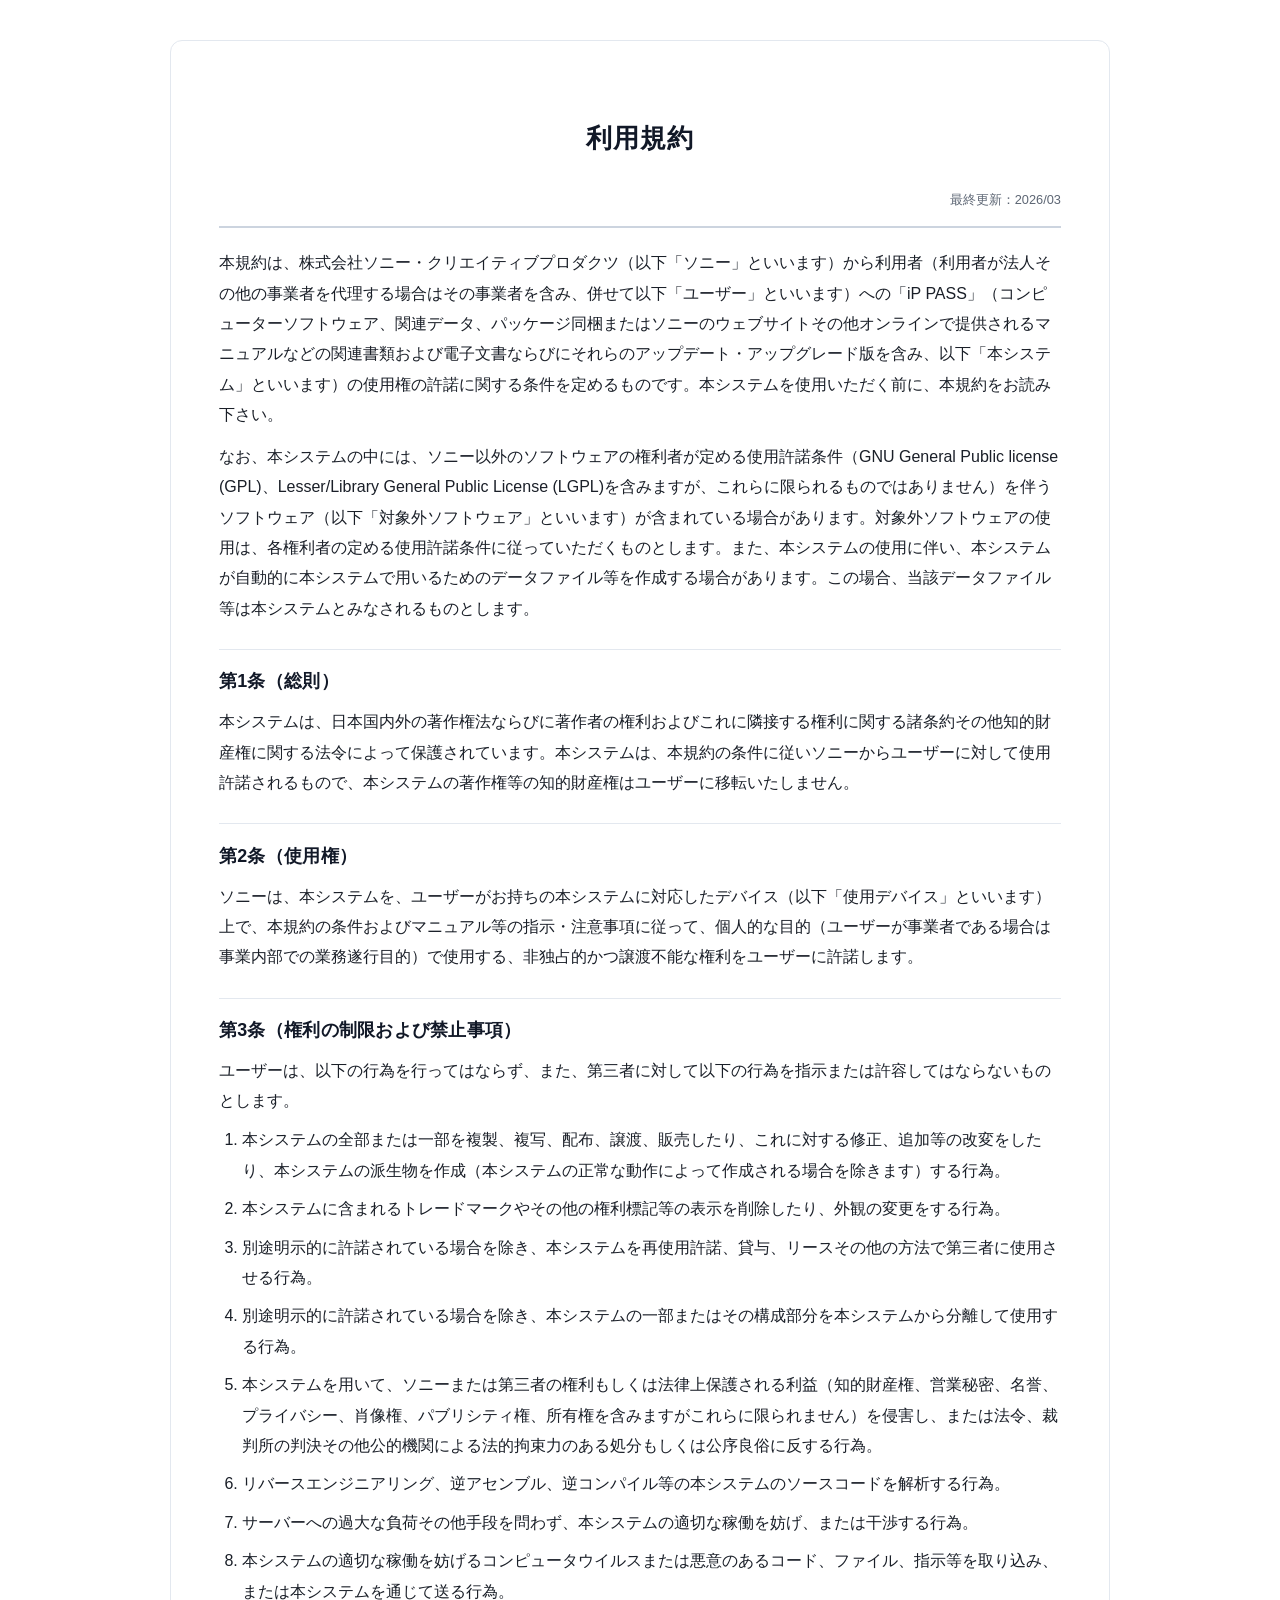
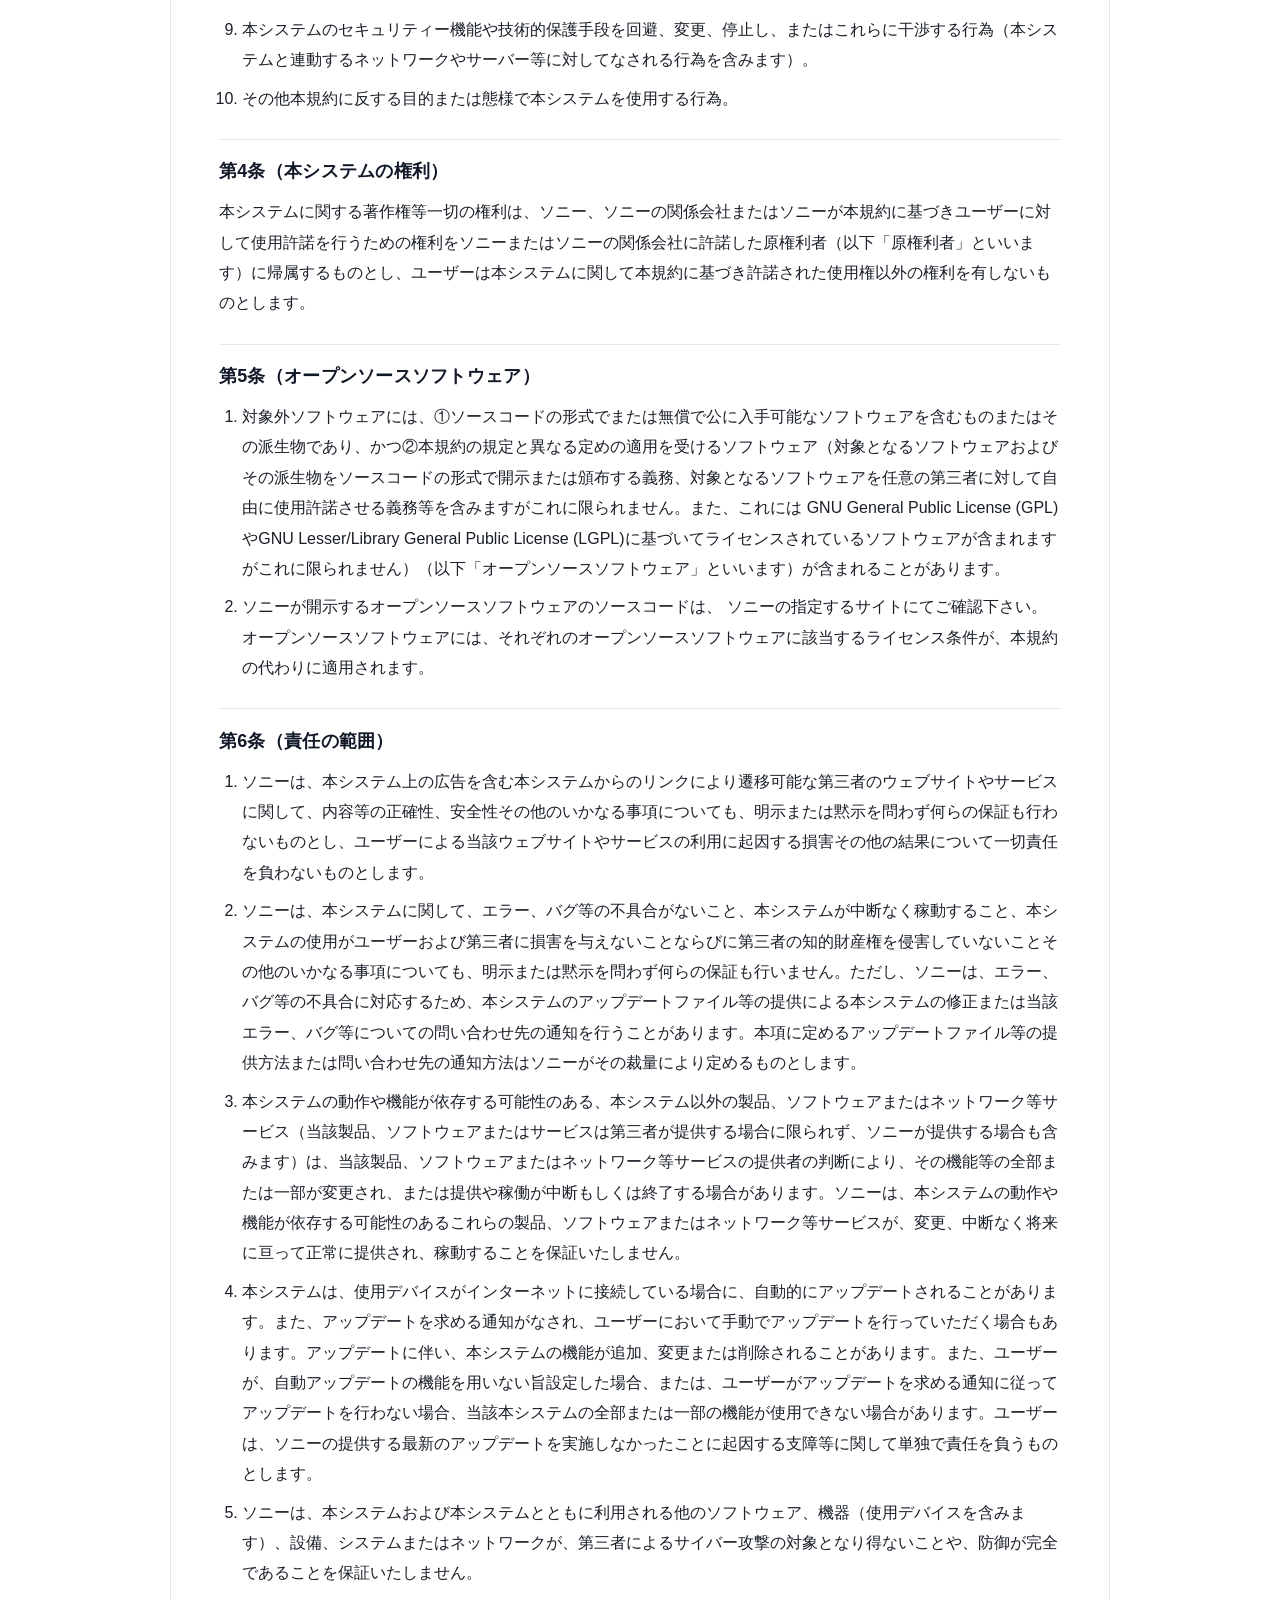
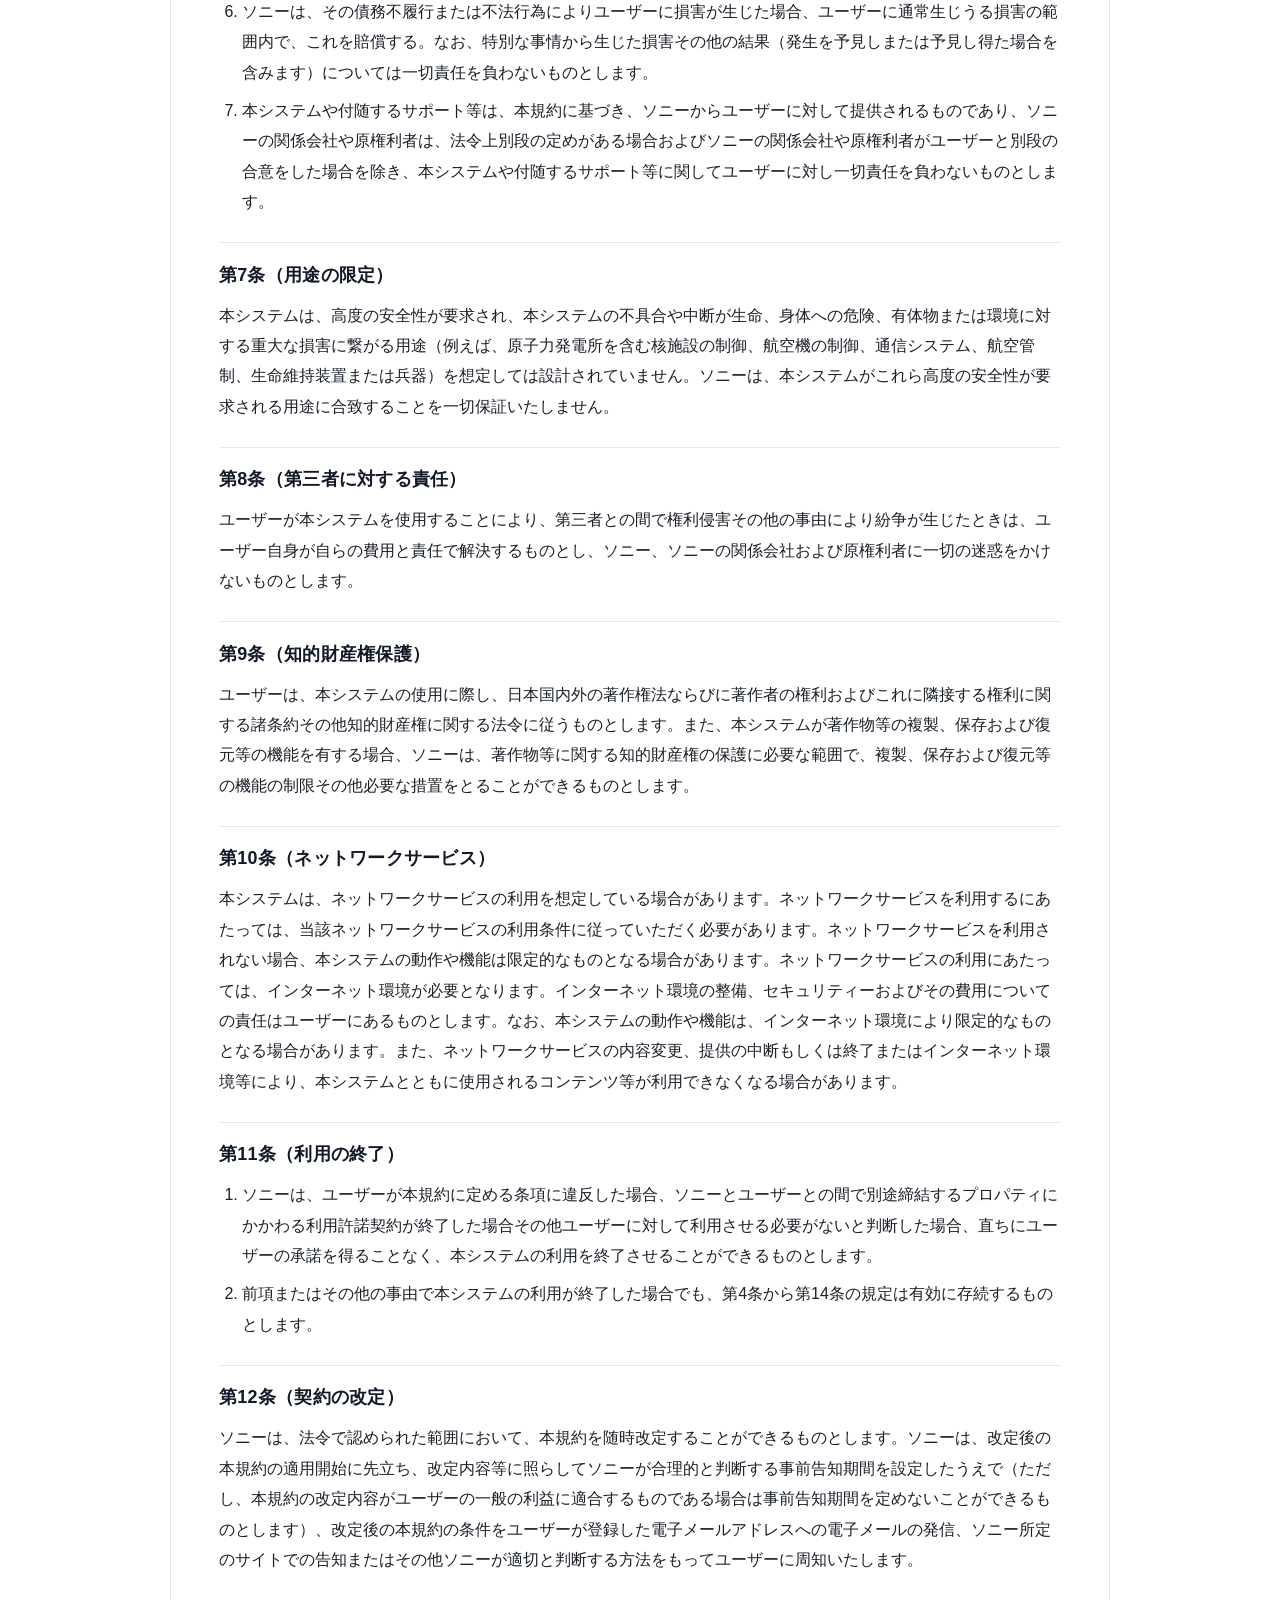
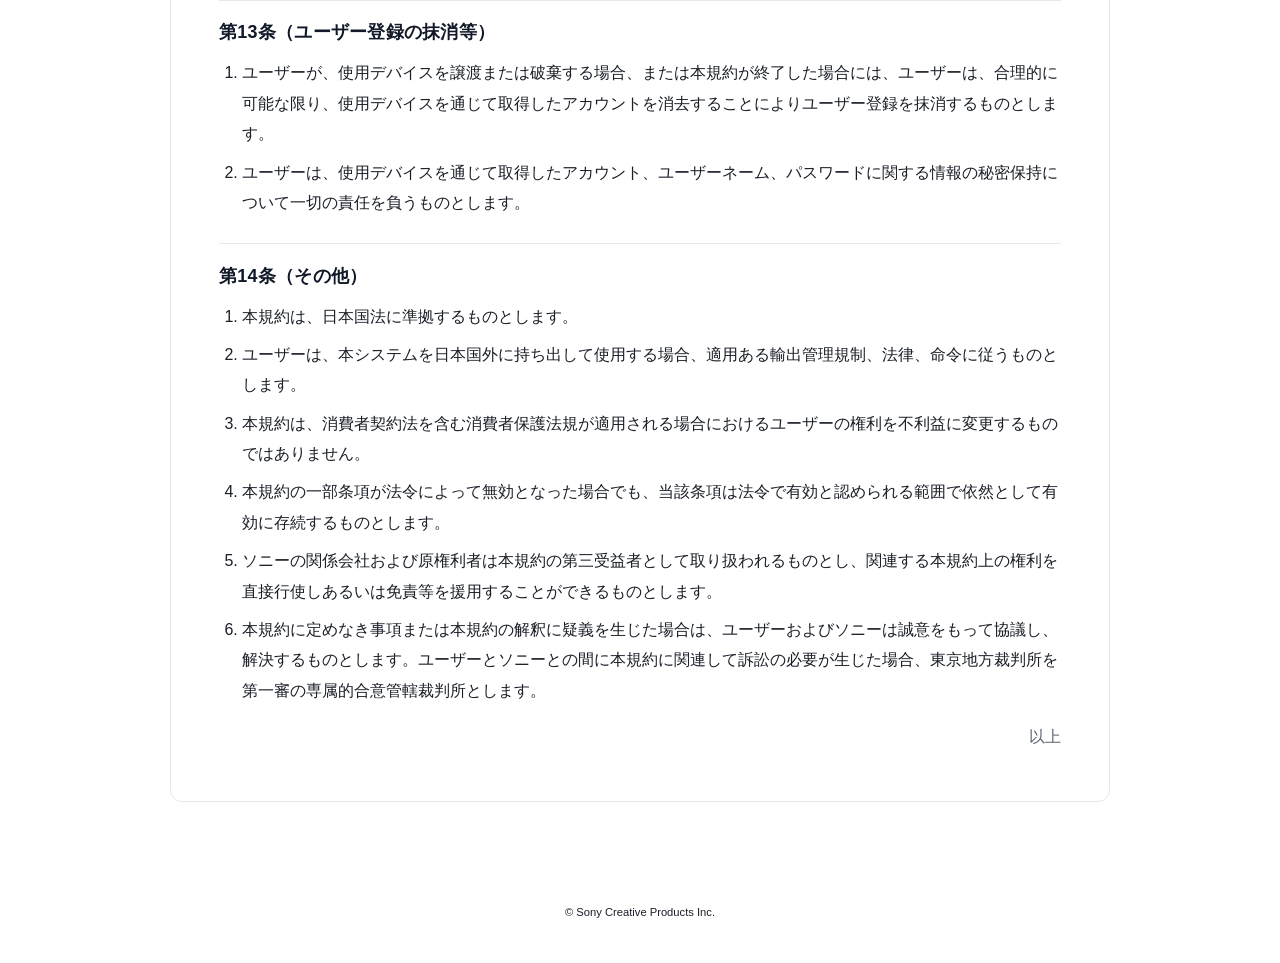
<file: src/index.html>
<!doctype html>
<html lang="ja">
<head>
  <meta charset="utf-8">
  <meta name="viewport" content="width=device-width, initial-scale=1">
  <title>利用規約 | iP PASS</title>
  <meta name="description" content="iP PASS 利用規約">
  <link rel="stylesheet" href="assets/css/index.css">
</head>
<body>
  <main class="page">
    <!--
    <nav class="lang-switch" aria-label="言語切り替え">
      <a class="lang-link is-active" href="index_jp.html" lang="ja" hreflang="ja" aria-current="page">日本語</a>
      <a class="lang-link" href="index_en.html" lang="en" hreflang="en">English</a>
    </nav>
  -->
    <article class="terms-card" aria-label="利用規約本文">
      <header class="terms-header">
        <h1>利用規約</h1>
        <p class="updated">最終更新：2026/03</p>
      </header>
      <p>本規約は、株式会社ソニー・クリエイティブプロダクツ（以下「ソニー」といいます）から利用者（利用者が法人その他の事業者を代理する場合はその事業者を含み、併せて以下「ユーザー」といいます）への「iP PASS」（コンピューターソフトウェア、関連データ、パッケージ同梱またはソニーのウェブサイトその他オンラインで提供されるマニュアルなどの関連書類および電子文書ならびにそれらのアップデート・アップグレード版を含み、以下「本システム」といいます）の使用権の許諾に関する条件を定めるものです。本システムを使用いただく前に、本規約をお読み下さい。</p>
      <p>なお、本システムの中には、ソニー以外のソフトウェアの権利者が定める使用許諾条件（GNU General Public license (GPL)、Lesser/Library General Public License (LGPL)を含みますが、これらに限られるものではありません）を伴うソフトウェア（以下「対象外ソフトウェア」といいます）が含まれている場合があります。対象外ソフトウェアの使用は、各権利者の定める使用許諾条件に従っていただくものとします。また、本システムの使用に伴い、本システムが自動的に本システムで用いるためのデータファイル等を作成する場合があります。この場合、当該データファイル等は本システムとみなされるものとします。</p>
    <section class="clause">
      <h2>第1条（総則）</h2>
      <p>本システムは、日本国内外の著作権法ならびに著作者の権利およびこれに隣接する権利に関する諸条約その他知的財産権に関する法令によって保護されています。本システムは、本規約の条件に従いソニーからユーザーに対して使用許諾されるもので、本システムの著作権等の知的財産権はユーザーに移転いたしません。</p>
    </section>
    <section class="clause">
      <h2>第2条（使用権）</h2>
      <p>ソニーは、本システムを、ユーザーがお持ちの本システムに対応したデバイス（以下「使用デバイス」といいます）上で、本規約の条件およびマニュアル等の指示・注意事項に従って、個人的な目的（ユーザーが事業者である場合は事業内部での業務遂行目的）で使用する、非独占的かつ譲渡不能な権利をユーザーに許諾します。</p>
    </section>
    <section class="clause">
      <h2>第3条（権利の制限および禁止事項）</h2>
      <p>ユーザーは、以下の行為を行ってはならず、また、第三者に対して以下の行為を指示または許容してはならないものとします。</p>
      <ol class="num-list">
        <li>本システムの全部または一部を複製、複写、配布、譲渡、販売したり、これに対する修正、追加等の改変をしたり、本システムの派生物を作成（本システムの正常な動作によって作成される場合を除きます）する行為。</li>
        <li>本システムに含まれるトレードマークやその他の権利標記等の表示を削除したり、外観の変更をする行為。</li>
        <li>別途明示的に許諾されている場合を除き、本システムを再使用許諾、貸与、リースその他の方法で第三者に使用させる行為。</li>
        <li>別途明示的に許諾されている場合を除き、本システムの一部またはその構成部分を本システムから分離して使用する行為。</li>
        <li>本システムを用いて、ソニーまたは第三者の権利もしくは法律上保護される利益（知的財産権、営業秘密、名誉、プライバシー、肖像権、パブリシティ権、所有権を含みますがこれらに限られません）を侵害し、または法令、裁判所の判決その他公的機関による法的拘束力のある処分もしくは公序良俗に反する行為。</li>
        <li>リバースエンジニアリング、逆アセンブル、逆コンパイル等の本システムのソースコードを解析する行為。</li>
        <li>サーバーへの過大な負荷その他手段を問わず、本システムの適切な稼働を妨げ、または干渉する行為。</li>
        <li>本システムの適切な稼働を妨げるコンピュータウイルスまたは悪意のあるコード、ファイル、指示等を取り込み、または本システムを通じて送る行為。</li>
        <li>本システムのセキュリティー機能や技術的保護手段を回避、変更、停止し、またはこれらに干渉する行為（本システムと連動するネットワークやサーバー等に対してなされる行為を含みます）。</li>
        <li>その他本規約に反する目的または態様で本システムを使用する行為。</li>
      </ol>
    </section>
    <section class="clause">
      <h2>第4条（本システムの権利）</h2>
      <p>本システムに関する著作権等一切の権利は、ソニー、ソニーの関係会社またはソニーが本規約に基づきユーザーに対して使用許諾を行うための権利をソニーまたはソニーの関係会社に許諾した原権利者（以下「原権利者」といいます）に帰属するものとし、ユーザーは本システムに関して本規約に基づき許諾された使用権以外の権利を有しないものとします。</p>
    </section>
    <section class="clause">
      <h2>第5条（オープンソースソフトウェア）</h2>
      <ol class="num-list">
        <li>対象外ソフトウェアには、①ソースコードの形式でまたは無償で公に入手可能なソフトウェアを含むものまたはその派生物であり、かつ②本規約の規定と異なる定めの適用を受けるソフトウェア（対象となるソフトウェアおよびその派生物をソースコードの形式で開示または頒布する義務、対象となるソフトウェアを任意の第三者に対して自由に使用許諾させる義務等を含みますがこれに限られません。また、これには GNU General Public License (GPL)やGNU Lesser/Library General Public License (LGPL)に基づいてライセンスされているソフトウェアが含まれますがこれに限られません）（以下「オープンソースソフトウェア」といいます）が含まれることがあります。</li>
        <li>ソニーが開示するオープンソースソフトウェアのソースコードは、 ソニーの指定するサイトにてご確認下さい。オープンソースソフトウェアには、それぞれのオープンソースソフトウェアに該当するライセンス条件が、本規約の代わりに適用されます。</li>
      </ol>
    </section>
    <section class="clause">
      <h2>第6条（責任の範囲）</h2>
      <ol class="num-list">
        <li>ソニーは、本システム上の広告を含む本システムからのリンクにより遷移可能な第三者のウェブサイトやサービスに関して、内容等の正確性、安全性その他のいかなる事項についても、明示または黙示を問わず何らの保証も行わないものとし、ユーザーによる当該ウェブサイトやサービスの利用に起因する損害その他の結果について一切責任を負わないものとします。</li>
        <li>ソニーは、本システムに関して、エラー、バグ等の不具合がないこと、本システムが中断なく稼動すること、本システムの使用がユーザーおよび第三者に損害を与えないことならびに第三者の知的財産権を侵害していないことその他のいかなる事項についても、明示または黙示を問わず何らの保証も行いません。ただし、ソニーは、エラー、バグ等の不具合に対応するため、本システムのアップデートファイル等の提供による本システムの修正または当該エラー、バグ等についての問い合わせ先の通知を行うことがあります。本項に定めるアップデートファイル等の提供方法または問い合わせ先の通知方法はソニーがその裁量により定めるものとします。</li>
        <li>本システムの動作や機能が依存する可能性のある、本システム以外の製品、ソフトウェアまたはネットワーク等サービス（当該製品、ソフトウェアまたはサービスは第三者が提供する場合に限られず、ソニーが提供する場合も含みます）は、当該製品、ソフトウェアまたはネットワーク等サービスの提供者の判断により、その機能等の全部または一部が変更され、または提供や稼働が中断もしくは終了する場合があります。ソニーは、本システムの動作や機能が依存する可能性のあるこれらの製品、ソフトウェアまたはネットワーク等サービスが、変更、中断なく将来に亘って正常に提供され、稼動することを保証いたしません。</li>
        <li>本システムは、使用デバイスがインターネットに接続している場合に、自動的にアップデートされることがあります。また、アップデートを求める通知がなされ、ユーザーにおいて手動でアップデートを行っていただく場合もあります。アップデートに伴い、本システムの機能が追加、変更または削除されることがあります。また、ユーザーが、自動アップデートの機能を用いない旨設定した場合、または、ユーザーがアップデートを求める通知に従ってアップデートを行わない場合、当該本システムの全部または一部の機能が使用できない場合があります。ユーザーは、ソニーの提供する最新のアップデートを実施しなかったことに起因する支障等に関して単独で責任を負うものとします。</li>
        <li>ソニーは、本システムおよび本システムとともに利用される他のソフトウェア、機器（使用デバイスを含みます）、設備、システムまたはネットワークが、第三者によるサイバー攻撃の対象となり得ないことや、防御が完全であることを保証いたしません。</li>
        <li>ソニーは、その債務不履行または不法行為によりユーザーに損害が生じた場合、ユーザーに通常生じうる損害の範囲内で、これを賠償する。なお、特別な事情から生じた損害その他の結果（発生を予見しまたは予見し得た場合を含みます）については一切責任を負わないものとします。</li>
        <li>本システムや付随するサポート等は、本規約に基づき、ソニーからユーザーに対して提供されるものであり、ソニーの関係会社や原権利者は、法令上別段の定めがある場合およびソニーの関係会社や原権利者がユーザーと別段の合意をした場合を除き、本システムや付随するサポート等に関してユーザーに対し一切責任を負わないものとします。</li>
      </ol>
    </section>
    <section class="clause">
      <h2>第7条（用途の限定）</h2>
      <p>本システムは、高度の安全性が要求され、本システムの不具合や中断が生命、身体への危険、有体物または環境に対する重大な損害に繋がる用途（例えば、原子力発電所を含む核施設の制御、航空機の制御、通信システム、航空管制、生命維持装置または兵器）を想定しては設計されていません。ソニーは、本システムがこれら高度の安全性が要求される用途に合致することを一切保証いたしません。</p>
    </section>
    <section class="clause">
      <h2>第8条（第三者に対する責任）</h2>
      <p>ユーザーが本システムを使用することにより、第三者との間で権利侵害その他の事由により紛争が生じたときは、ユーザー自身が自らの費用と責任で解決するものとし、ソニー、ソニーの関係会社および原権利者に一切の迷惑をかけないものとします。</p>
    </section>
    <section class="clause">
      <h2>第9条（知的財産権保護）</h2>
      <p>ユーザーは、本システムの使用に際し、日本国内外の著作権法ならびに著作者の権利およびこれに隣接する権利に関する諸条約その他知的財産権に関する法令に従うものとします。また、本システムが著作物等の複製、保存および復元等の機能を有する場合、ソニーは、著作物等に関する知的財産権の保護に必要な範囲で、複製、保存および復元等の機能の制限その他必要な措置をとることができるものとします。</p>
    </section>
    <section class="clause">
      <h2>第10条（ネットワークサービス）</h2>
      <p>本システムは、ネットワークサービスの利用を想定している場合があります。ネットワークサービスを利用するにあたっては、当該ネットワークサービスの利用条件に従っていただく必要があります。ネットワークサービスを利用されない場合、本システムの動作や機能は限定的なものとなる場合があります。ネットワークサービスの利用にあたっては、インターネット環境が必要となります。インターネット環境の整備、セキュリティーおよびその費用についての責任はユーザーにあるものとします。なお、本システムの動作や機能は、インターネット環境により限定的なものとなる場合があります。また、ネットワークサービスの内容変更、提供の中断もしくは終了またはインターネット環境等により、本システムとともに使用されるコンテンツ等が利用できなくなる場合があります。</p>
    </section>
    <section class="clause">
      <h2>第11条（利用の終了）</h2>
      <ol class="num-list">
        <li>ソニーは、ユーザーが本規約に定める条項に違反した場合、ソニーとユーザーとの間で別途締結するプロパティにかかわる利用許諾契約が終了した場合その他ユーザーに対して利用させる必要がないと判断した場合、直ちにユーザーの承諾を得ることなく、本システムの利用を終了させることができるものとします。</li>
        <li>前項またはその他の事由で本システムの利用が終了した場合でも、第4条から第14条の規定は有効に存続するものとします。</li>
      </ol>
    </section>
    <section class="clause">
      <h2>第12条（契約の改定）</h2>
      <p>ソニーは、法令で認められた範囲において、本規約を随時改定することができるものとします。ソニーは、改定後の本規約の適用開始に先立ち、改定内容等に照らしてソニーが合理的と判断する事前告知期間を設定したうえで（ただし、本規約の改定内容がユーザーの一般の利益に適合するものである場合は事前告知期間を定めないことができるものとします）、改定後の本規約の条件をユーザーが登録した電子メールアドレスへの電子メールの発信、ソニー所定のサイトでの告知またはその他ソニーが適切と判断する方法をもってユーザーに周知いたします。</p>
    </section>
    <section class="clause">
      <h2>第13条（ユーザー登録の抹消等）</h2>
      <ol class="num-list">
        <li>ユーザーが、使用デバイスを譲渡または破棄する場合、または本規約が終了した場合には、ユーザーは、合理的に可能な限り、使用デバイスを通じて取得したアカウントを消去することによりユーザー登録を抹消するものとします。</li>
        <li>ユーザーは、使用デバイスを通じて取得したアカウント、ユーザーネーム、パスワードに関する情報の秘密保持について一切の責任を負うものとします。</li>
      </ol>
    </section>
    <section class="clause">
      <h2>第14条（その他）</h2>
      <ol class="num-list">
        <li>本規約は、日本国法に準拠するものとします。</li>
        <li>ユーザーは、本システムを日本国外に持ち出して使用する場合、適用ある輸出管理規制、法律、命令に従うものとします。</li>
        <li>本規約は、消費者契約法を含む消費者保護法規が適用される場合におけるユーザーの権利を不利益に変更するものではありません。</li>
        <li>本規約の一部条項が法令によって無効となった場合でも、当該条項は法令で有効と認められる範囲で依然として有効に存続するものとします。</li>
        <li>ソニーの関係会社および原権利者は本規約の第三受益者として取り扱われるものとし、関連する本規約上の権利を直接行使しあるいは免責等を援用することができるものとします。</li>
        <li>本規約に定めなき事項または本規約の解釈に疑義を生じた場合は、ユーザーおよびソニーは誠意をもって協議し、解決するものとします。ユーザーとソニーとの間に本規約に関連して訴訟の必要が生じた場合、東京地方裁判所を第一審の専属的合意管轄裁判所とします。</li>
      </ol>
      <p>以上</p>
    </section>
    </article>
  </main>
  <footer>
    &copy; Sony Creative Products Inc.
  </footer>
</body>
</html>
</file>
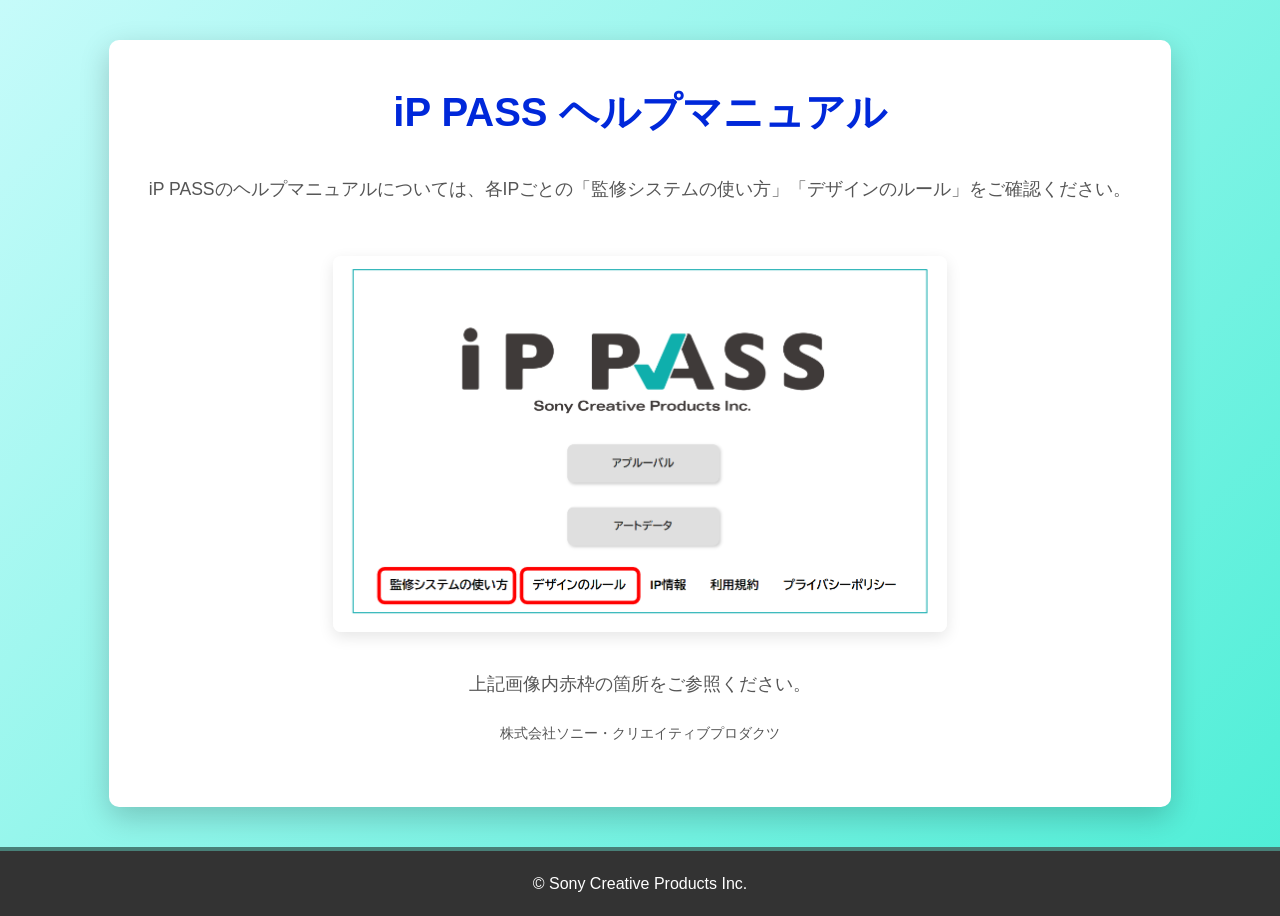
<file: src/help/index.html>
<!DOCTYPE html>
<html lang="ja">
<head>
    <meta charset="UTF-8">
    <meta name="viewport" content="width=device-width, initial-scale=1.0">
    <title>ヘルプページ</title>
    <link rel="stylesheet" href="assets/css/index.css">
</head>
<body>
    <div class="container">
        <div class="content">
            <h1>iP PASS ヘルプマニュアル</h1>
            <p>iP PASSのヘルプマニュアルについては、各IPごとの「監修システムの使い方」「デザインのルール」をご確認ください。</p>
            <img src="assets/images/ippass.png" alt="画面サンプル">
            <p>上記画像内赤枠の箇所をご参照ください。</p>
            <p class="small">株式会社ソニー・クリエイティブプロダクツ</p>
        </div>
    </div>
    <footer>&copy; Sony Creative Products Inc.</footer>
</body>
</html>
</file>
<file: src/assets/css/index.css>
:root {
  --bg: #ffffff;
  --surface: #ffffff;
  --text: #1a1f28;
  --muted: #5d6674;
  --line: #e3e8ef;
  --line-strong: #ccd4df;
  --heading: #111827;
  --accent: #0f5f9c;
}

* {
  box-sizing: border-box;
}

html,
body {
  margin: 0;
  padding: 0;
  background: var(--bg);
}

body {
  color: var(--text);
  font-family: "Noto Sans JP", "Hiragino Kaku Gothic ProN", "Yu Gothic", "Meiryo", sans-serif;
  line-height: 1.9;
}

.page {
  min-height: 100dvh;
  padding: clamp(16px, 3.2vw, 40px);
  display: grid;
  place-items: start center;
}

.lang-switch {
  width: min(940px, 100%);
  display: flex;
  justify-content: flex-end;
  gap: 0.5rem;
  margin-bottom: 0.7rem;
}

.lang-link {
  display: inline-flex;
  align-items: center;
  justify-content: center;
  min-width: 6rem;
  padding: 0.35rem 0.75rem;
  border: 1px solid var(--line-strong);
  border-radius: 999px;
  color: var(--muted);
  background: #fff;
  font-size: 0.85rem;
  font-weight: 600;
  line-height: 1.2;
  text-decoration: none;
  transition: background-color 120ms ease, border-color 120ms ease, color 120ms ease;
}

.lang-link:hover {
  color: var(--accent);
  border-color: var(--accent);
}

.lang-link.is-active {
  color: #fff;
  border-color: var(--accent);
  background: var(--accent);
}

.terms-card {
  width: min(940px, 100%);
  background: var(--surface);
  border: 1px solid var(--line);
  border-radius: 12px;
  padding: clamp(20px, 4vw, 48px);
}

.terms-header {
  margin-bottom: 1.25rem;
  padding-bottom: 0.9rem;
  border-bottom: 2px solid var(--line-strong);
}

h1 {
  margin: 2rem auto;
  color: var(--heading);
  font-size: clamp(1.5rem, 2vw, 2rem);
  line-height: 1.35;
  letter-spacing: 0.04em;
  text-align: center;
}

.updated {
  margin: 0.35rem 0 0;
  color: var(--muted);
  font-size: 0.8rem;
  text-align: right;
}

p {
  margin: 0;
  font-size: clamp(14px, 1.25vw, 16px);
}

p + p {
  margin-top: 0.7rem;
}

.clause {
  margin-top: 1.55rem;
  padding-top: 1.15rem;
  border-top: 1px solid var(--line);
}

.clause h2 {
  margin: 0 0 0.7rem;
  color: var(--heading);
  font-size: clamp(1.02rem, 1.4vw, 1.2rem);
  line-height: 1.55;
  letter-spacing: 0.015em;
}

.num-list {
  margin: 0.55rem 0 0;
  padding-left: 1.45rem;
}

.num-list li {
  margin: 0;
}

.num-list li + li {
  margin-top: 0.5rem;
}

.clause:last-child p:last-child {
  text-align: right;
  margin-top: 1rem;
  color: var(--muted);
}

footer {
  margin-top: 2.5rem;
  margin-bottom: 2.5rem;
  padding-top: 1.25rem;
  font-size: 0.7rem;
  text-align: center;
}

@media (max-width: 720px) {
  .lang-switch {
    margin-bottom: 0.6rem;
  }

  .lang-link {
    min-width: 5.3rem;
    padding: 0.32rem 0.65rem;
    font-size: 0.8rem;
  }

  .terms-card {
    border-radius: 10px;
    padding: 18px 14px 24px;
  }

  .clause {
    margin-top: 1.25rem;
    padding-top: 0.95rem;
  }

  .num-list {
    padding-left: 1.25rem;
  }
}
</file>
<file: src/help/assets/css/index.css>
* {
    margin: 0;
    padding: 0;
    box-sizing: border-box;
}

body {
    font-family: 'Segoe UI', Tahoma, Geneva, Verdana, sans-serif;
    line-height: 1.6;
    color: #333;
    background: linear-gradient(135deg, #c6fbfa 0%, #4ceed6 100%);
    min-height: 100vh;
    display: flex;
    flex-direction: column;
}

.container {
    max-width:1200px;
    margin: 0 auto;
    padding: 40px 20px;
    flex: 1;
}

.content {
    background: white;
    border-radius: 10px;
    box-shadow: 0 10px 30px rgba(0, 0, 0, 0.2);
    padding: 40px;
    animation: slideIn 0.5s ease-out;
    width:100%;
    max-width: 1200px;
    text-align:center;
}

@keyframes slideIn {
    from {
        opacity: 0;
        transform: translateY(20px);
    }
    to {
        opacity: 1;
        transform: translateY(0);
    }
}

h1 {
    color: #0028da;
    margin-bottom: 30px;
    font-size: 2.5em;
    text-align: center;
}

p {
    margin-bottom: 20px;
    color: #555;
    font-size: 1.1em;
    line-height: 1.8;
}

.small {
    font-size: 0.9em;
}

img {
    max-width: 100%;
    height: auto;
    border-radius: 8px;
    margin: 30px auto;
    box-shadow: 0 5px 15px rgba(0, 0, 0, 0.1);
    text-align: center;
}

footer {
    background: #333;
    color: #fff;
    text-align: center;
    padding: 20px;
    margin-top: auto;
    border-top: 4px solid #66ead86c;
}
</file>
